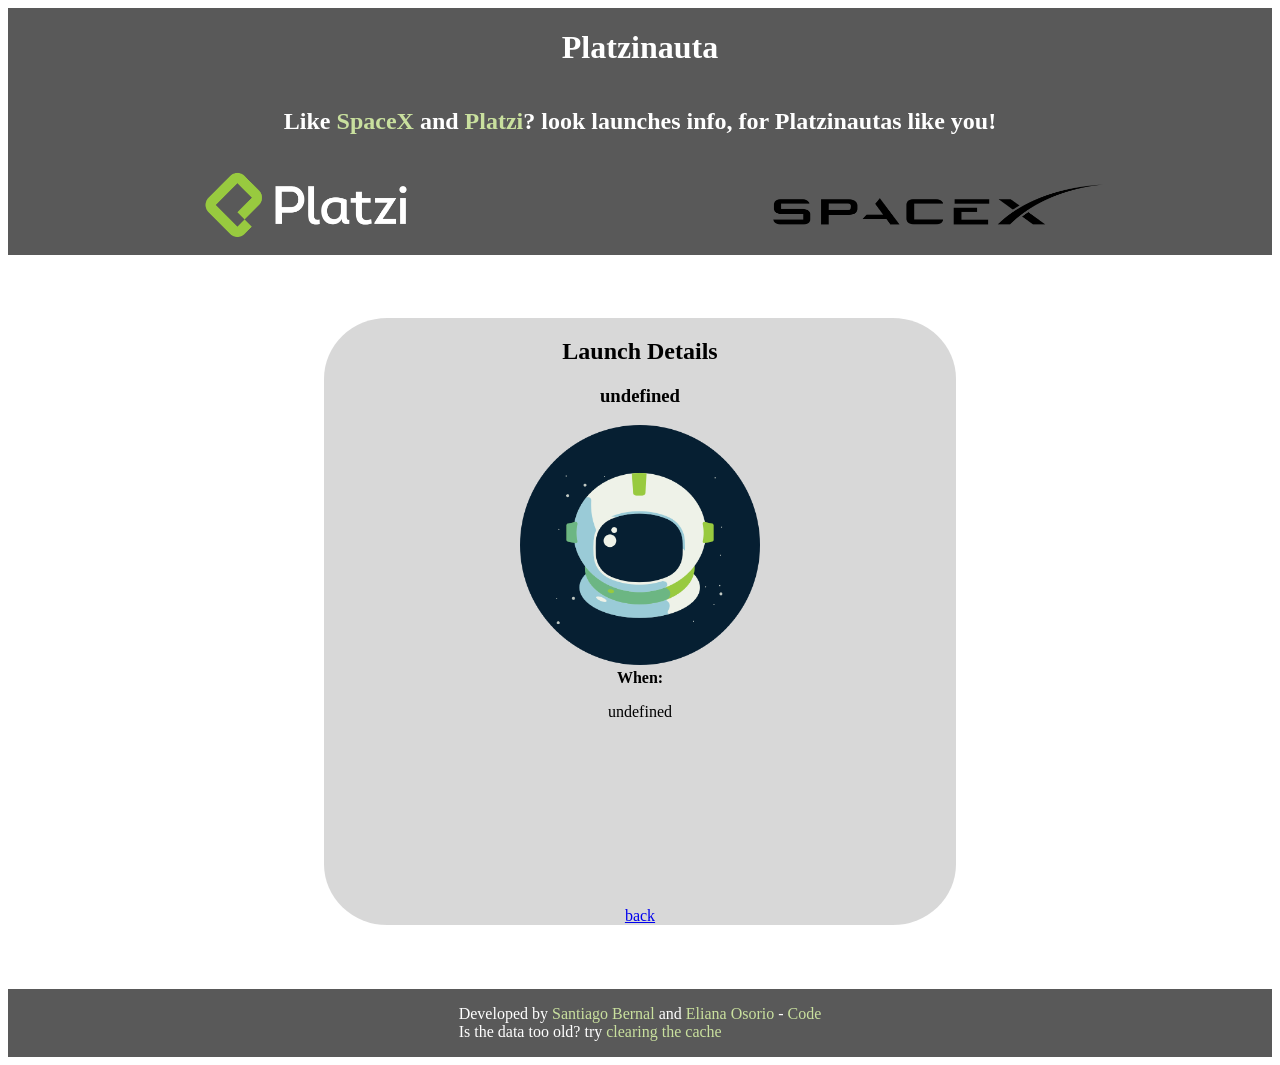
<file: launch.html>
<!DOCTYPE html>
<html lang="en">
<head>
    <meta charset="UTF-8">
    <meta name="viewport" content="width=device-width, initial-scale=1.0">
    <meta name="description" content="web app to get info about spaceX launches.">
    <title>SpaceX Platzi - Launch details</title>
    <link rel="preconnect" href="https://stackpath.bootstrapcdn.com/bootstrap/4.5.0/css/bootstrap.min.css" as="style" integrity="sha384-9aIt2nRpC12Uk9gS9baDl411NQApFmC26EwAOH8WgZl5MYYxFfc+NcPb1dKGj7Sk" crossorigin="anonymous">
    <link rel="icon" href="img/favicon.ico" type="image/x-icon" />
    <style>
        header {
            background-color: #595959;
            color: white;
        }
        #headerone{
            display: flex;
            flex-direction: column;
            align-items: center;
            padding-bottom: 0%;
        }
        #headertwo{
            display: flex;
            justify-content: space-around;
            align-items: center;
        }
        .card{
            display: flex;
            width: 50%;
            justify-content: center;
            background-color: #9191915b;
            border-radius: 10%;
            margin: 5%;
        }
        .card-container{
            display:block;
            text-align: center;
        }
        .row{
            display: flex;
            justify-content: center;
        }
        footer {
            background-color: #595959;
            color: white;
            display: flex;
            justify-content: center;
        }
        .col-sm-6 {
            background-color: #f3f8fb;
            display: inline-block;
        }
        .links:link {
            color: #C9E09E;
            background-color: transparent;
            text-decoration: none;
        }
        .featured-launches-links {
            color: #004BAD;
            background-color: transparent;
            text-decoration: none;
        }
        @media (max-width: 480px) {
        #headerone{
            display: flex;
            flex-direction: column;
            text-align: center;
        }
        #headertwo{
            display: flex;
            flex-direction: column-reverse;
            padding-left: 5%;
        }
        .row{
            display: flex;
            flex-direction: column;
            align-items: center;
        }
        .card{
            width: 90%;
        }
        
        }
    </style>
</head>
<body>
    <header>
        <div id="headerone">
        <h1 class="header">Platzinauta</h1>
        <div class="description">
            <h2>Like <a class="links" href="https://spacex.com" target="_blank">SpaceX</a> and <a class="links"  href="https://platzi.com/" target="_blank">Platzi</a>? look launches info, for Platzinautas like you!</h2>
        </div>
        </div>
        <div id="headertwo">
        <img class="header" src="img/platzi-logo.png" width="258px" height="100px" alt="Platzi logo">
        <img class="header" src="img/SpaceX_logo_black.svg.png" width="332px" height="41px" alt="SpaceX logo">
        </div>
    </header>    
    <section>
        <div class="container">
            <div class="row">
                <div class="col-sm-3"></div>
                <div id="launch-info" class="card">
                    <div id="launch-container" class="card-container">
                        <h2>Launch Details</h2>
                        <div id="title-launch-container">
                            <h3 id="title-launch">
                            </h3>
                        </div>
                        <div id="img-launch-container">
                            <img id="img-launch" src="img/astronauta.png" width="40%" height="40%" alt="mission logo" />
                        </div>
                        <div id="date-launch-container">
                            <span><strong>When:</strong></span>
                            <p id="date-launch">
                            </p>
                        </div>
                        <div id="video-launch-container">
                            <iframe title="Mission video" class="embed-responsive-item" id="video-launch" src="https://www.youtube.com/embed/bvim4rsNHkQ" frameborder="0" allow="accelerometer; autoplay; encrypted-media; gyroscope; picture-in-picture" allowfullscreen></iframe>
                        </div>
                        <div id="details-launch-container">
                            <p id="details-launch">
                            </p>
                        </div>
                        <a href="/" id="back" class="btn btn-info">back</a>
                    </div>
                </div>
                <div class="col-sm-3"></div>
            </div>

        </div>
    </section>
    <footer>
        <p>Developed by <a class="links" href="https://sb.js.org/">Santiago Bernal</a> and <a class="links" href="https://github.com/monocuka">Eliana Osorio</a> - <a class="links" href="https://github.com/santiaguf/spacex-platzi" target="_blank">Code</a> <br> Is the data too old? try <a id="clear-cache" class="links" href="#">clearing the cache</a></p>
    </footer>
    <script defer type="module" src="js/launch.js"></script>
    <script defer type="text/javascript">
        const clearcache = document.getElementById('clear-cache');
        clearcache.addEventListener('click', () => {
            localStorage.clear();
            window.location.reload();
        });
    </script>
</body>
</html>
</file>
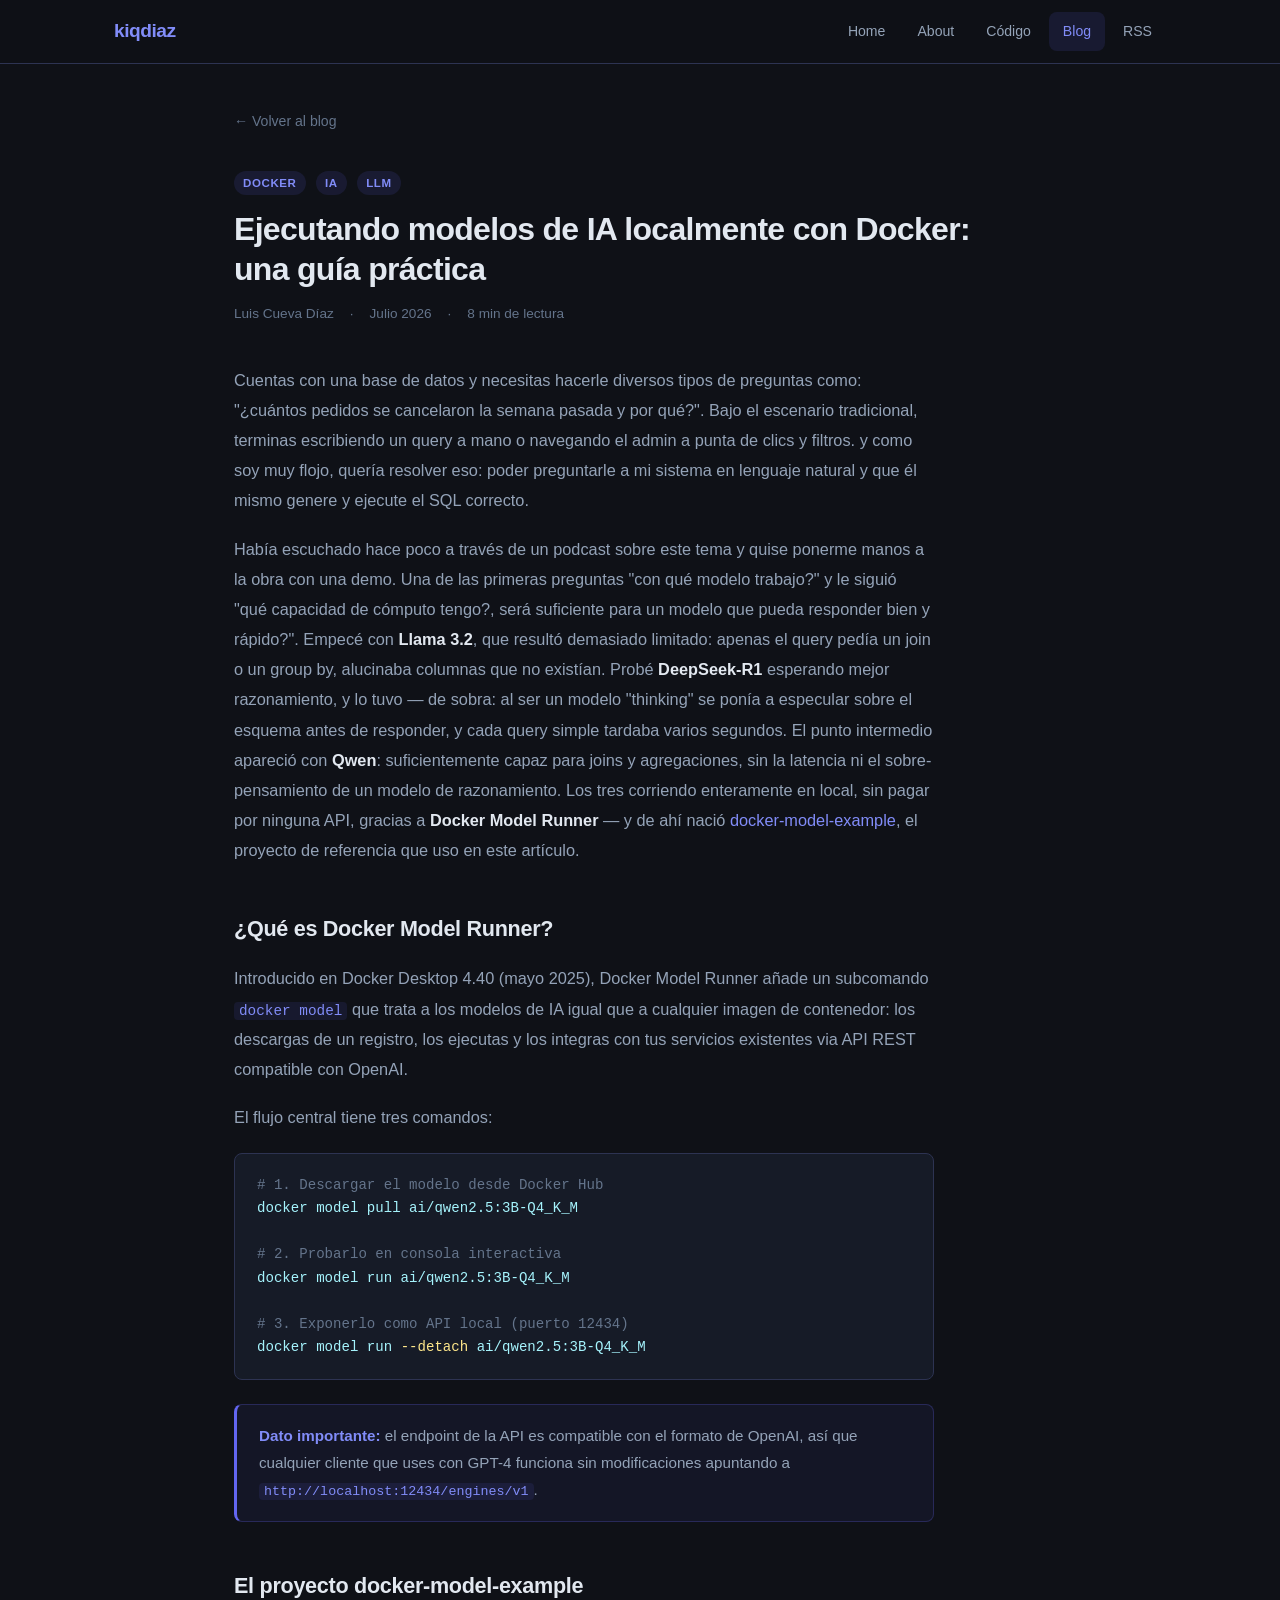
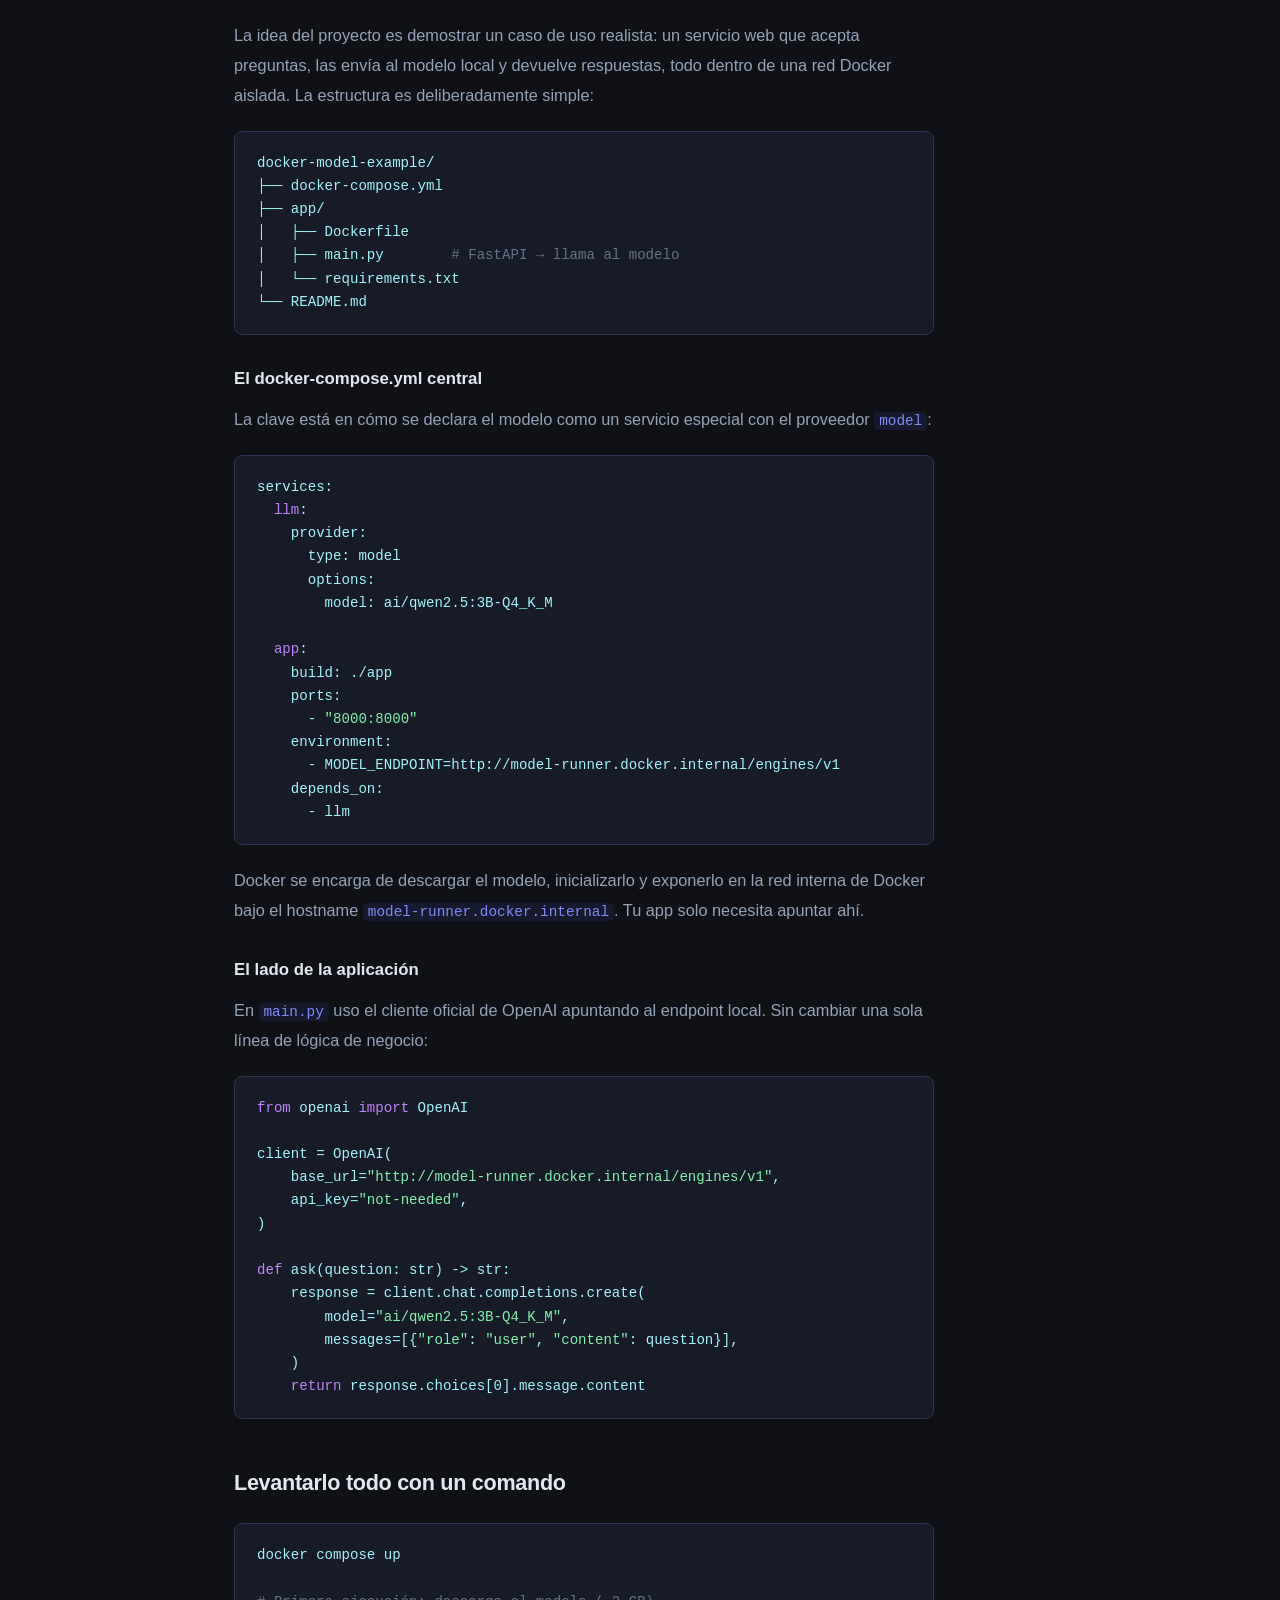
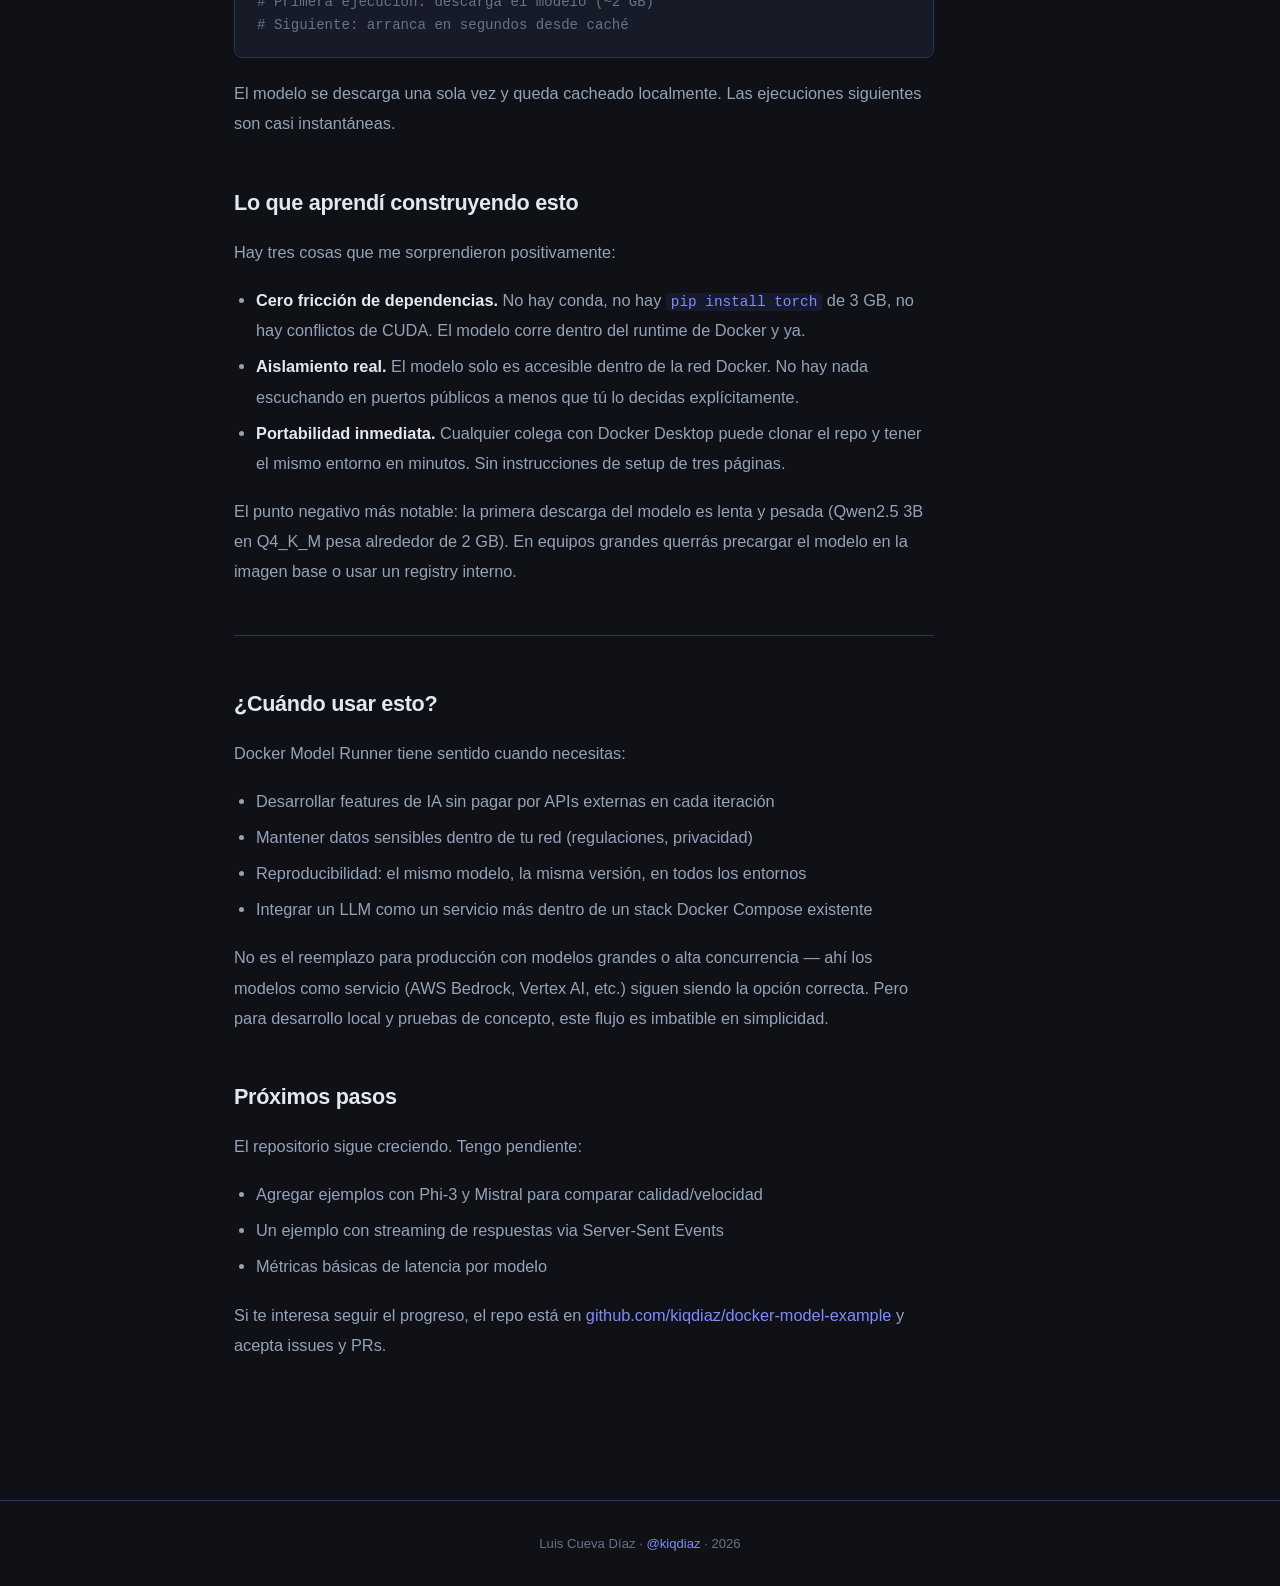
<file: blog/docker-model-example.html>
<!DOCTYPE html>
<html lang="es">
<head>
  <meta charset="UTF-8">
  <meta name="viewport" content="width=device-width, initial-scale=1.0">
  <meta name="description" content="Cómo usar Docker Model Runner para ejecutar LLMs localmente sin complicaciones.">
  <title>Ejecutando modelos de IA con Docker · kiqdiaz</title>
  <link rel="stylesheet" href="../css/styles.css">
  <style>
    /* ── Article-specific styles ── */
    .article-back {
      display: inline-flex;
      align-items: center;
      gap: 6px;
      color: var(--text-muted);
      text-decoration: none;
      font-size: .88rem;
      margin-bottom: 36px;
      transition: color .18s;
    }
    .article-back:hover { color: var(--accent-light); }

    .article-header { margin-bottom: 40px; }

    .article-tags { margin-bottom: 14px; }
    .article-tag {
      display: inline-block;
      font-size: .72rem;
      font-weight: 600;
      color: var(--accent-light);
      background: rgba(99,102,241,.12);
      padding: 3px 9px;
      border-radius: 20px;
      margin-right: 6px;
      letter-spacing: .6px;
      text-transform: uppercase;
    }

    .article-title {
      font-size: 2rem;
      font-weight: 800;
      letter-spacing: -.7px;
      line-height: 1.25;
      margin-bottom: 14px;
    }

    .article-meta {
      color: var(--text-muted);
      font-size: .85rem;
      display: flex;
      align-items: center;
      gap: 16px;
    }
    .article-meta span::before { content: '·'; margin-right: 16px; }
    .article-meta span:first-child::before { display: none; }

    /* ── Body typography ── */
    .article-body {
      max-width: 700px;
      color: var(--text-secondary);
      font-size: 1.02rem;
      line-height: 1.85;
    }

    .article-body h2 {
      font-size: 1.35rem;
      font-weight: 700;
      color: var(--text-primary);
      margin: 44px 0 14px;
      letter-spacing: -.3px;
    }

    .article-body h3 {
      font-size: 1.05rem;
      font-weight: 600;
      color: var(--text-primary);
      margin: 28px 0 10px;
    }

    .article-body p { margin-bottom: 18px; }
    .article-body p:last-child { margin-bottom: 0; }

    .article-body a {
      color: var(--accent-light);
      text-decoration: none;
    }
    .article-body a:hover { text-decoration: underline; }

    .article-body ul, .article-body ol {
      padding-left: 22px;
      margin-bottom: 18px;
    }
    .article-body li { margin-bottom: 6px; }

    .article-body strong { color: var(--text-primary); font-weight: 600; }

    /* Code blocks */
    .article-body pre {
      background: var(--bg-secondary);
      border: 1px solid var(--border);
      border-radius: 8px;
      padding: 20px 22px;
      overflow-x: auto;
      margin: 20px 0;
      font-family: 'Courier New', Courier, monospace;
      font-size: .88rem;
      line-height: 1.65;
      color: #a5f3fc;
    }

    .article-body pre .comment { color: var(--text-muted); }
    .article-body pre .keyword { color: #c084fc; }
    .article-body pre .string  { color: #86efac; }
    .article-body pre .flag    { color: #fde68a; }

    /* Callout box */
    .callout {
      background: rgba(99,102,241,.07);
      border: 1px solid rgba(99,102,241,.25);
      border-left: 3px solid var(--accent);
      border-radius: 8px;
      padding: 18px 22px;
      margin: 24px 0;
      color: var(--text-secondary);
      font-size: .95rem;
      line-height: 1.75;
    }
    .callout strong { color: var(--accent-light); }

    /* Divider */
    .article-divider {
      border: none;
      border-top: 1px solid var(--border);
      margin: 48px 0;
    }
  </style>
</head>
<body>

  <header>
    <nav>
      <a href="../index.html" class="nav-brand">kiqdiaz</a>
      <div class="nav-links" id="navLinks">
        <a href="../index.html" class="nav-link">Home</a>
        <a href="../index.html#about" class="nav-link" data-section="about">About</a>
        <a href="../index.html#code"  class="nav-link" data-section="code">Código</a>
        <a href="../index.html"       class="nav-link active" data-section="blog">Blog</a>
        <a href="../index.html#rss"   class="nav-link" data-section="rss">RSS</a>
      </div>
      <button class="nav-toggle" id="navToggle" aria-label="Menú">&#9776;</button>
    </nav>
  </header>

  <main style="max-width: 860px;">

    <a href="../index.html" class="article-back" id="backBtn">
      ← Volver al blog
    </a>

    <div class="article-header">
      <div class="article-tags">
        <span class="article-tag">Docker</span>
        <span class="article-tag">IA</span>
        <span class="article-tag">LLM</span>
      </div>
      <h1 class="article-title">
        Ejecutando modelos de IA localmente con Docker:<br>una guía práctica
      </h1>
      <div class="article-meta">
        <span>Luis Cueva Díaz</span>
        <span>Julio 2026</span>
        <span>8 min de lectura</span>
      </div>
    </div>

    <article class="article-body">

      <p>
        Cuentas con una base de datos y necesitas hacerle diversos tipos de preguntas como: "¿cuántos pedidos se cancelaron la semana pasada y por qué?". Bajo el escenario tradicional,
        terminas escribiendo un query a mano o navegando el admin a punta de clics y
        filtros. y como soy muy flojo, quería resolver eso: poder preguntarle a mi sistema en lenguaje
        natural y que él mismo genere y ejecute el SQL correcto.
      </p>

      <p>
        Había escuchado hace poco a través de un podcast sobre este tema y quise ponerme manos a la obra con una demo. Una de las primeras preguntas "con qué modelo trabajo?" y le siguió "qué capacidad de cómputo tengo?, será suficiente para un modelo que pueda responder bien y rápido?". Empecé con
        <strong>Llama 3.2</strong>, que resultó demasiado limitado: apenas el query
        pedía un join o un group by, alucinaba columnas que no existían. Probé
        <strong>DeepSeek-R1</strong> esperando mejor razonamiento, y lo tuvo — de
        sobra: al ser un modelo "thinking" se ponía a especular sobre el esquema antes
        de responder, y cada query simple tardaba varios segundos. El punto intermedio
        apareció con <strong>Qwen</strong>: suficientemente capaz para joins y
        agregaciones, sin la latencia ni el sobre-pensamiento de un modelo de
        razonamiento. Los tres corriendo enteramente en local, sin pagar por ninguna
        API, gracias a <strong>Docker Model Runner</strong> — y de ahí nació
        <a href="https://github.com/kiqdiaz/docker-model-example" target="_blank" rel="noopener">docker-model-example</a>,
        el proyecto de referencia que uso en este artículo.
      </p>

      <h2>¿Qué es Docker Model Runner?</h2>

      <p>
        Introducido en Docker Desktop 4.40 (mayo 2025), Docker Model Runner añade un
        subcomando <code>docker model</code> que trata a los modelos de IA igual que
        a cualquier imagen de contenedor: los descargas de un registro, los ejecutas
        y los integras con tus servicios existentes via API REST compatible con
        OpenAI.
      </p>

      <p>
        El flujo central tiene tres comandos:
      </p>

      <pre>
<span class="comment"># 1. Descargar el modelo desde Docker Hub</span>
docker model pull ai/qwen2.5:3B-Q4_K_M

<span class="comment"># 2. Probarlo en consola interactiva</span>
docker model run ai/qwen2.5:3B-Q4_K_M

<span class="comment"># 3. Exponerlo como API local (puerto 12434)</span>
docker model run <span class="flag">--detach</span> ai/qwen2.5:3B-Q4_K_M</pre>

      <div class="callout">
        <strong>Dato importante:</strong> el endpoint de la API es compatible con
        el formato de OpenAI, así que cualquier cliente que uses con GPT-4 funciona
        sin modificaciones apuntando a <code>http://localhost:12434/engines/v1</code>.
      </div>

      <h2>El proyecto docker-model-example</h2>

      <p>
        La idea del proyecto es demostrar un caso de uso realista: un servicio web
        que acepta preguntas, las envía al modelo local y devuelve respuestas, todo
        dentro de una red Docker aislada. La estructura es deliberadamente simple:
      </p>

      <pre>
docker-model-example/
├── docker-compose.yml
├── app/
│   ├── Dockerfile
│   ├── main.py        <span class="comment"># FastAPI → llama al modelo</span>
│   └── requirements.txt
└── README.md</pre>

      <h3>El docker-compose.yml central</h3>

      <p>
        La clave está en cómo se declara el modelo como un servicio especial con
        el proveedor <code>model</code>:
      </p>

      <pre>
services:
  <span class="keyword">llm</span>:
    provider:
      type: model
      options:
        model: ai/qwen2.5:3B-Q4_K_M

  <span class="keyword">app</span>:
    build: ./app
    ports:
      - <span class="string">"8000:8000"</span>
    environment:
      - MODEL_ENDPOINT=http://model-runner.docker.internal/engines/v1
    depends_on:
      - llm</pre>

      <p>
        Docker se encarga de descargar el modelo, inicializarlo y exponerlo en la
        red interna de Docker bajo el hostname
        <code>model-runner.docker.internal</code>. Tu app solo necesita apuntar ahí.
      </p>

      <h3>El lado de la aplicación</h3>

      <p>
        En <code>main.py</code> uso el cliente oficial de OpenAI apuntando al
        endpoint local. Sin cambiar una sola línea de lógica de negocio:
      </p>

      <pre>
<span class="keyword">from</span> openai <span class="keyword">import</span> OpenAI

client = OpenAI(
    base_url=<span class="string">"http://model-runner.docker.internal/engines/v1"</span>,
    api_key=<span class="string">"not-needed"</span>,
)

<span class="keyword">def</span> ask(question: str) -> str:
    response = client.chat.completions.create(
        model=<span class="string">"ai/qwen2.5:3B-Q4_K_M"</span>,
        messages=[{<span class="string">"role"</span>: <span class="string">"user"</span>, <span class="string">"content"</span>: question}],
    )
    <span class="keyword">return</span> response.choices[0].message.content</pre>

      <h2>Levantarlo todo con un comando</h2>

      <pre>
docker compose up

<span class="comment"># Primera ejecución: descarga el modelo (~2 GB)
# Siguiente: arranca en segundos desde caché</span></pre>

      <p>
        El modelo se descarga una sola vez y queda cacheado localmente. Las
        ejecuciones siguientes son casi instantáneas.
      </p>

      <h2>Lo que aprendí construyendo esto</h2>

      <p>
        Hay tres cosas que me sorprendieron positivamente:
      </p>

      <ul>
        <li>
          <strong>Cero fricción de dependencias.</strong> No hay conda, no hay
          <code>pip install torch</code> de 3 GB, no hay conflictos de CUDA. El modelo
          corre dentro del runtime de Docker y ya.
        </li>
        <li>
          <strong>Aislamiento real.</strong> El modelo solo es accesible dentro de
          la red Docker. No hay nada escuchando en puertos públicos a menos que tú
          lo decidas explícitamente.
        </li>
        <li>
          <strong>Portabilidad inmediata.</strong> Cualquier colega con Docker Desktop
          puede clonar el repo y tener el mismo entorno en minutos. Sin instrucciones
          de setup de tres páginas.
        </li>
      </ul>

      <p>
        El punto negativo más notable: la primera descarga del modelo es lenta y
        pesada (Qwen2.5 3B en Q4_K_M pesa alrededor de 2 GB). En equipos grandes
        querrás precargar el modelo en la imagen base o usar un registry interno.
      </p>

      <hr class="article-divider">

      <h2>¿Cuándo usar esto?</h2>

      <p>
        Docker Model Runner tiene sentido cuando necesitas:
      </p>

      <ul>
        <li>Desarrollar features de IA sin pagar por APIs externas en cada iteración</li>
        <li>Mantener datos sensibles dentro de tu red (regulaciones, privacidad)</li>
        <li>Reproducibilidad: el mismo modelo, la misma versión, en todos los entornos</li>
        <li>Integrar un LLM como un servicio más dentro de un stack Docker Compose existente</li>
      </ul>

      <p>
        No es el reemplazo para producción con modelos grandes o alta concurrencia —
        ahí los modelos como servicio (AWS Bedrock, Vertex AI, etc.) siguen siendo
        la opción correcta. Pero para desarrollo local y pruebas de concepto, este
        flujo es imbatible en simplicidad.
      </p>

      <h2>Próximos pasos</h2>

      <p>
        El repositorio sigue creciendo. Tengo pendiente:
      </p>

      <ul>
        <li>Agregar ejemplos con Phi-3 y Mistral para comparar calidad/velocidad</li>
        <li>Un ejemplo con streaming de respuestas via Server-Sent Events</li>
        <li>Métricas básicas de latencia por modelo</li>
      </ul>

      <p>
        Si te interesa seguir el progreso, el repo está en
        <a href="https://github.com/kiqdiaz/docker-model-example" target="_blank" rel="noopener">
          github.com/kiqdiaz/docker-model-example
        </a>
        y acepta issues y PRs.
      </p>

    </article>

  </main>

  <footer>
    <p>
      Luis Cueva Díaz ·
      <a href="https://github.com/kiqdiaz" target="_blank" rel="noopener">@kiqdiaz</a>
      · 2026
    </p>
  </footer>

  <script>
    // Mobile nav toggle
    document.getElementById('navToggle').addEventListener('click', () => {
      document.getElementById('navLinks').classList.toggle('open');
    });
    // Back button: go to blog tab if coming from SPA
    document.getElementById('backBtn').addEventListener('click', e => {
      if (document.referrer.includes('kiqdiaz.github.io') || document.referrer.includes('localhost')) {
        e.preventDefault();
        history.back();
      }
    });
  </script>
</body>
</html>
</file>
<file: css/styles.css>
:root {
  --bg-primary:    #0f1117;
  --bg-secondary:  #161b27;
  --bg-card:       #1e2234;
  --accent:        #6366f1;
  --accent-light:  #818cf8;
  --text-primary:  #e2e8f0;
  --text-secondary:#94a3b8;
  --text-muted:    #64748b;
  --border:        #2d3352;
  --nav-height:    64px;
  --radius:        12px;
  --shadow:        0 4px 24px rgba(0,0,0,.45);
}

*, *::before, *::after { margin:0; padding:0; box-sizing:border-box; }

body {
  font-family: -apple-system, BlinkMacSystemFont, 'Segoe UI', Roboto, sans-serif;
  background: var(--bg-primary);
  color: var(--text-primary);
  line-height: 1.6;
  min-height: 100vh;
}

/* ─── NAV ─── */
header {
  position: fixed;
  inset: 0 0 auto 0;
  z-index: 100;
  height: var(--nav-height);
  background: rgba(15,17,23,.95);
  backdrop-filter: blur(10px);
  border-bottom: 1px solid var(--border);
}

nav {
  max-width: 1100px;
  margin: 0 auto;
  padding: 0 24px;
  height: 100%;
  display: flex;
  align-items: center;
  justify-content: space-between;
}

.nav-brand {
  font-size: 1.2rem;
  font-weight: 700;
  color: var(--accent-light);
  letter-spacing: -0.5px;
  text-decoration: none;
}

.nav-links { display: flex; gap: 4px; }

.nav-link {
  color: var(--text-secondary);
  text-decoration: none;
  padding: 8px 14px;
  border-radius: 8px;
  font-size: .88rem;
  font-weight: 500;
  transition: all .18s;
}
.nav-link:hover { color: var(--text-primary); background: var(--bg-secondary); }
.nav-link.active { color: var(--accent-light); background: rgba(99,102,241,.12); }

.nav-toggle {
  display: none;
  background: none;
  border: none;
  color: var(--text-primary);
  font-size: 1.4rem;
  cursor: pointer;
  padding: 8px;
  line-height: 1;
}

/* ─── LAYOUT ─── */
main {
  max-width: 1100px;
  margin: 0 auto;
  padding: calc(var(--nav-height) + 44px) 24px 80px;
}

.section { display: none; animation: fadeIn .28s ease; }
.section.active { display: block; }

@keyframes fadeIn {
  from { opacity:0; transform:translateY(8px); }
  to   { opacity:1; transform:translateY(0); }
}

/* ─── SHARED ─── */
.section-title {
  font-size: 1.9rem;
  font-weight: 700;
  letter-spacing: -.5px;
  margin-bottom: 32px;
}

.card {
  background: var(--bg-card);
  border: 1px solid var(--border);
  border-radius: var(--radius);
  padding: 32px;
}

.btn {
  display: inline-flex;
  align-items: center;
  gap: 8px;
  padding: 11px 22px;
  border-radius: 8px;
  text-decoration: none;
  font-weight: 600;
  font-size: .88rem;
  transition: all .18s;
  border: none;
  cursor: pointer;
}
.btn-primary { background: var(--accent); color: #fff; }
.btn-primary:hover { background: var(--accent-light); transform: translateY(-1px); }
.btn-secondary {
  background: var(--bg-card);
  color: var(--text-primary);
  border: 1px solid var(--border);
}
.btn-secondary:hover { border-color: var(--accent); color: var(--accent-light); }

/* ─── HOME ─── */
.home-hero {
  display: flex;
  flex-direction: column;
  align-items: center;
  text-align: center;
  padding: 56px 0;
  gap: 20px;
}

.avatar {
  width: 148px;
  height: 148px;
  border-radius: 50%;
  object-fit: cover;
  border: 3px solid var(--accent);
  box-shadow: 0 0 40px rgba(99,102,241,.3);
}

.home-hero h1 {
  font-size: 2.4rem;
  font-weight: 800;
  letter-spacing: -1px;
}

.home-tagline {
  font-size: 1.1rem;
  color: var(--text-secondary);
  max-width: 480px;
}

.home-cta { display: flex; gap: 12px; flex-wrap: wrap; justify-content: center; }

/* ─── ABOUT ─── */
.about-content { max-width: 680px; }

.about-card { margin-bottom: 24px; }
.about-card p {
  color: var(--text-secondary);
  margin-bottom: 14px;
  font-size: 1.02rem;
  line-height: 1.8;
}
.about-card p:last-child { margin-bottom: 0; }

/* ─── CODE ─── */
.code-grid {
  display: grid;
  grid-template-columns: repeat(auto-fit, minmax(280px, 1fr));
  gap: 20px;
  margin-bottom: 40px;
}

.code-card {
  display: flex;
  flex-direction: column;
  gap: 14px;
  text-decoration: none;
  transition: all .18s;
}
.code-card:hover { border-color: var(--accent); transform: translateY(-2px); box-shadow: var(--shadow); }

.code-card-icon { font-size: 1.8rem; }
.code-card-title { font-size: 1.15rem; font-weight: 700; color: var(--text-primary); }
.code-card-desc { color: var(--text-secondary); font-size: .93rem; line-height: 1.7; flex: 1; }
.code-card-cta { color: var(--accent-light); font-size: .88rem; font-weight: 600; }

.readme-ideas { margin-top: 8px; }
.readme-ideas h3 {
  color: var(--text-muted);
  font-size: .8rem;
  font-weight: 600;
  letter-spacing: 1px;
  text-transform: uppercase;
  margin-bottom: 16px;
}
.readme-ideas ul {
  list-style: none;
  display: flex;
  flex-direction: column;
  gap: 10px;
}
.readme-ideas li {
  display: flex;
  align-items: flex-start;
  gap: 12px;
  color: var(--text-secondary);
  font-size: .95rem;
  line-height: 1.6;
}
.readme-ideas li::before {
  content: '→';
  color: var(--accent);
  font-weight: 700;
  flex-shrink: 0;
  margin-top: 1px;
}
code {
  color: var(--accent-light);
  font-family: 'Courier New', monospace;
  font-size: .88em;
  background: rgba(99,102,241,.1);
  padding: 1px 5px;
  border-radius: 4px;
}

/* ─── BLOG ─── */
.blog-grid { display: flex; flex-direction: column; gap: 16px; }

.blog-tile {
  display: grid;
  grid-template-columns: 1fr auto;
  gap: 20px;
  align-items: start;
  text-decoration: none;
  transition: all .18s;
}
.blog-tile:hover { border-color: var(--accent); transform: translateX(4px); }

.blog-tag {
  display: inline-block;
  font-size: .72rem;
  font-weight: 600;
  color: var(--accent-light);
  background: rgba(99,102,241,.12);
  padding: 3px 9px;
  border-radius: 20px;
  margin-bottom: 10px;
  letter-spacing: .6px;
  text-transform: uppercase;
}

.blog-title {
  font-size: 1.15rem;
  font-weight: 700;
  color: var(--text-primary);
  margin-bottom: 8px;
  line-height: 1.4;
}

.blog-excerpt {
  color: var(--text-secondary);
  font-size: .93rem;
  line-height: 1.65;
}

.blog-date {
  color: var(--text-muted);
  font-size: .82rem;
  font-weight: 500;
  white-space: nowrap;
  padding-top: 4px;
}

/* ─── RSS ─── */
.rss-content { max-width: 680px; }

.rss-feed-box {
  display: flex;
  align-items: center;
  justify-content: space-between;
  gap: 16px;
  flex-wrap: wrap;
  background: var(--bg-secondary);
  border: 1px solid var(--border);
  border-left: 3px solid var(--accent);
  border-radius: 8px;
  padding: 16px 20px;
  margin-bottom: 28px;
}
.rss-feed-box .label { color: var(--text-muted); font-size: .78rem; margin-bottom: 4px; }

.rss-explain { margin-bottom: 0; }
.rss-explain h3 {
  color: var(--text-primary);
  font-size: 1.05rem;
  font-weight: 600;
  margin: 24px 0 10px;
}
.rss-explain h3:first-child { margin-top: 0; }
.rss-explain p { color: var(--text-secondary); line-height: 1.8; margin-bottom: 10px; }
.rss-explain ol, .rss-explain ul {
  color: var(--text-secondary);
  padding-left: 20px;
  line-height: 2;
}

/* ─── FOOTER ─── */
footer {
  text-align: center;
  color: var(--text-muted);
  font-size: .82rem;
  padding: 32px 24px;
  border-top: 1px solid var(--border);
  margin-top: 60px;
}
footer a { color: var(--accent-light); text-decoration: none; }
footer a:hover { text-decoration: underline; }

/* ─── RESPONSIVE ─── */
@media (max-width: 680px) {
  .nav-links {
    display: none;
    position: absolute;
    top: var(--nav-height);
    left: 0; right: 0;
    background: var(--bg-primary);
    border-bottom: 1px solid var(--border);
    flex-direction: column;
    padding: 12px;
    gap: 2px;
  }
  .nav-links.open { display: flex; }
  .nav-toggle { display: block; }

  main { padding: calc(var(--nav-height) + 24px) 16px 60px; }

  .home-hero { padding: 36px 0; }
  .home-hero h1 { font-size: 1.75rem; }
  .avatar { width: 110px; height: 110px; }

  .section-title { font-size: 1.5rem; }

  .blog-tile { grid-template-columns: 1fr; }
  .blog-date { order: -1; }

  .rss-feed-box { flex-direction: column; align-items: flex-start; }
}
</file>
